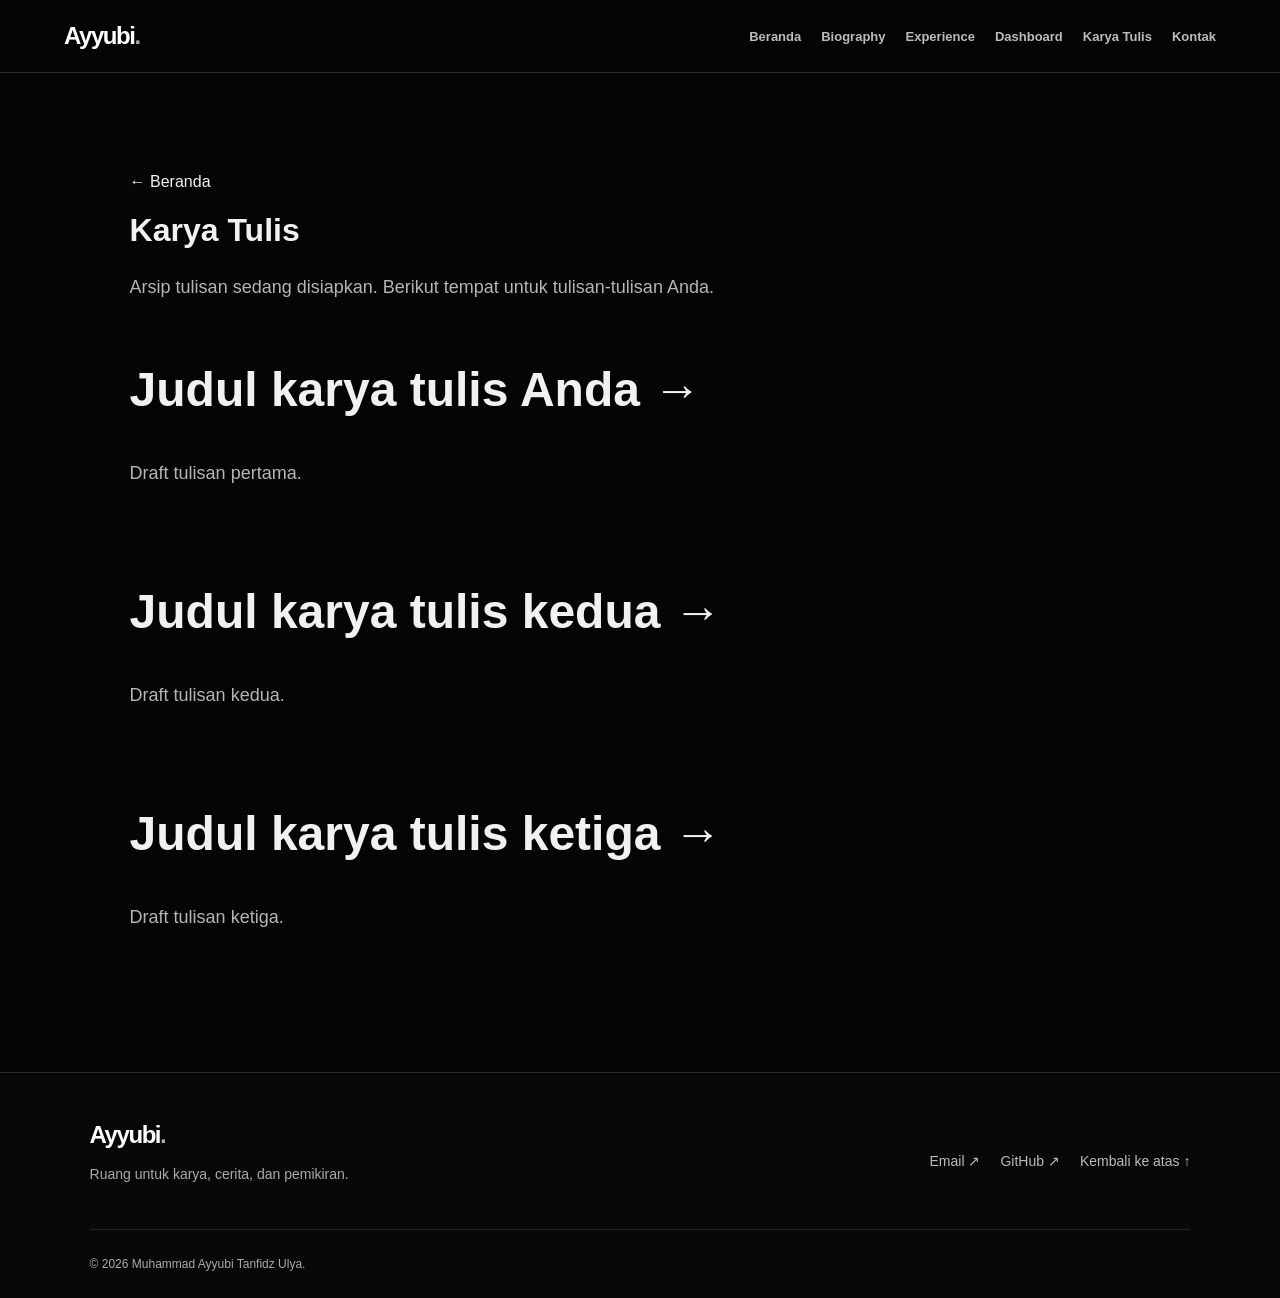
<file: tulisan/index.html>
<!DOCTYPE html>
<html lang="id">
<head>
    <meta charset="UTF-8">
    <meta name="viewport" content="width=device-width, initial-scale=1.0">
    <title>Karya Tulis — Ayyubi Tanfidz</title>
    <link rel="stylesheet" href="../css/style.css">
    <link rel="stylesheet" href="../css/components/layout.css">
    <script src="../js/components/navbar.js" defer></script>
    <script src="../js/components/footer.js" defer></script>
</head>
<body>
    <main class="story">
        <a class="story__back" href="../index.html#writing">← Beranda</a>
        <h1>Karya Tulis</h1>
        <p>Arsip tulisan sedang disiapkan. Berikut tempat untuk tulisan-tulisan Anda.</p>
        <div class="experience__list">
            <article class="experience__text"><h2><a class="story__back" href="draft.html">Judul karya tulis Anda →</a></h2><p>Draft tulisan pertama.</p></article>
            <article class="experience__text"><h2><a class="story__back" href="draft.html">Judul karya tulis kedua →</a></h2><p>Draft tulisan kedua.</p></article>
            <article class="experience__text"><h2><a class="story__back" href="draft.html">Judul karya tulis ketiga →</a></h2><p>Draft tulisan ketiga.</p></article>
        </div>
    </main>
</body>
</html>
</file>
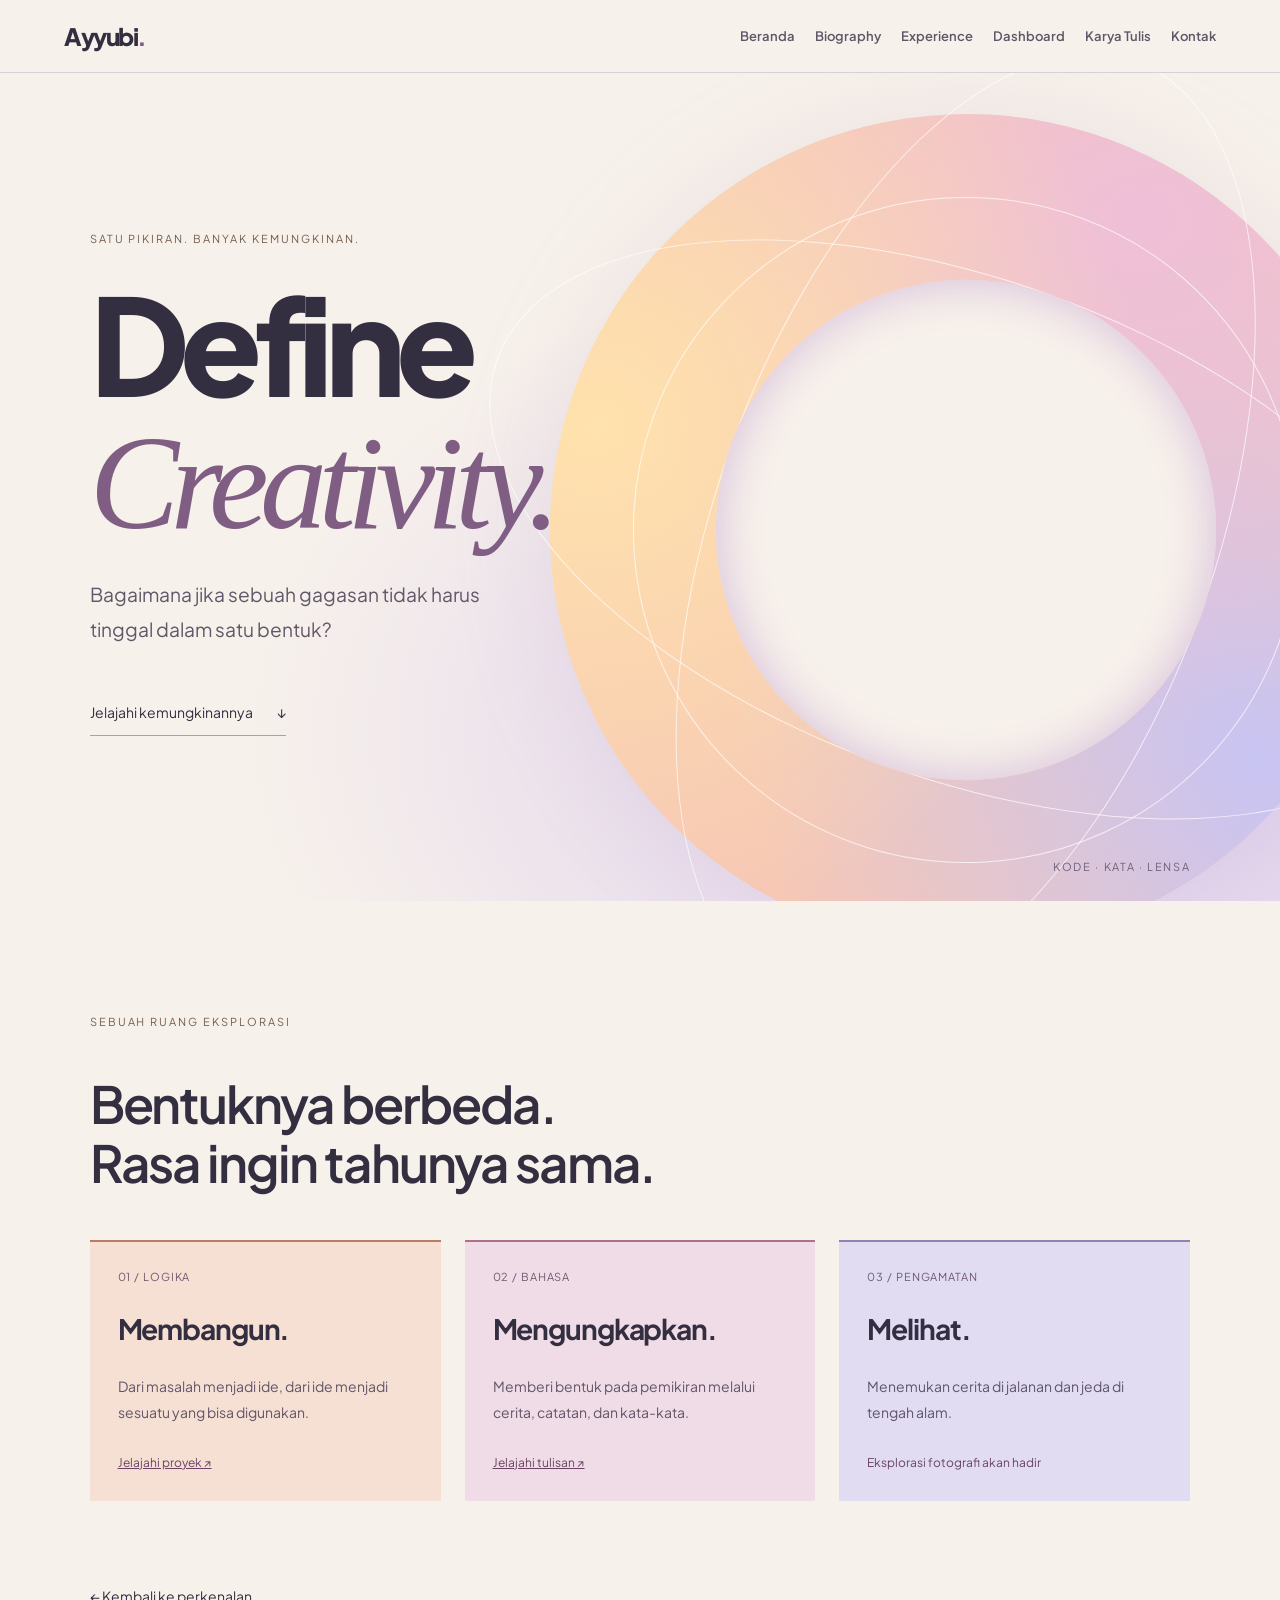
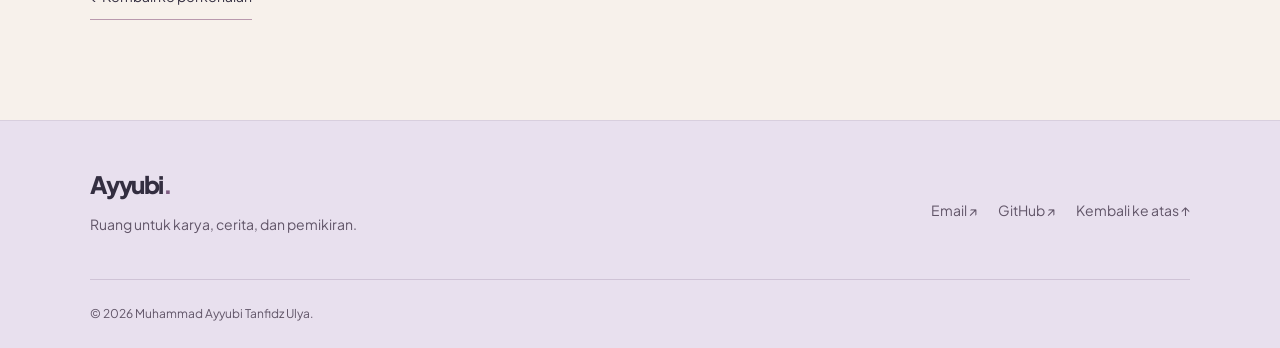
<file: define-creativity.html>
<!DOCTYPE html>
<html lang="id">
<head>
    <meta charset="UTF-8">
    <meta name="viewport" content="width=device-width, initial-scale=1.0">
    <meta name="theme-color" content="#f7f1eb">
    <title>Define Creativity — Ayyubi Tanfidz</title>
    <link rel="preconnect" href="https://fonts.googleapis.com">
    <link rel="preconnect" href="https://fonts.gstatic.com" crossorigin>
    <link href="https://fonts.googleapis.com/css2?family=Plus+Jakarta+Sans:wght@400;500;600;700;800&amp;display=swap" rel="stylesheet">
    <link rel="stylesheet" href="css/style.css">
    <link rel="stylesheet" href="css/components/layout.css">
    <link rel="stylesheet" href="css/creativity-transition.css">
    <link rel="stylesheet" href="css/define-creativity.css">
    <script src="js/creativity-transition.js"></script>
    <script src="js/components/navbar.js" defer></script>
    <script src="js/components/footer.js" defer></script>
</head>
<body class="creativity-page">
    <main>
        <section class="creativity-hero" aria-labelledby="creativity-title">
            <div class="creativity-orbit" aria-hidden="true"><span></span><span></span><span></span></div>
            <div class="creativity-hero__content">
                <p class="creativity-eyebrow">Satu pikiran. Banyak kemungkinan.</p>
                <h1 id="creativity-title">Define<br><em>Creativity.</em></h1>
                <p class="creativity-hero__intro">Bagaimana jika sebuah gagasan tidak harus tinggal dalam satu bentuk?</p>
                <a class="creativity-explore" href="#explorations">Jelajahi kemungkinannya <span aria-hidden="true">↓</span></a>
            </div>
            <span class="creativity-hero__note">Kode · Kata · Lensa</span>
        </section>
        <!-- Isi awal: kembangkan penjelasan kreativitas Anda pada bagian ini. -->
        <section class="creativity-explorations" id="explorations" aria-labelledby="explorations-title">
            <p class="creativity-eyebrow">Sebuah ruang eksplorasi</p>
            <h2 id="explorations-title">Bentuknya berbeda.<br>Rasa ingin tahunya sama.</h2>
            <div class="creativity-paths">
                <article><span>01 / Logika</span><h3>Membangun.</h3><p>Dari masalah menjadi ide, dari ide menjadi sesuatu yang bisa digunakan.</p><a href="projects.html">Jelajahi proyek ↗</a></article>
                <article><span>02 / Bahasa</span><h3>Mengungkapkan.</h3><p>Memberi bentuk pada pemikiran melalui cerita, catatan, dan kata-kata.</p><a href="tulisan/index.html">Jelajahi tulisan ↗</a></article>
                <article><span>03 / Pengamatan</span><h3>Melihat.</h3><p>Menemukan cerita di jalanan dan jeda di tengah alam.</p><span class="creativity-coming">Eksplorasi fotografi akan hadir</span></article>
            </div>
            <a class="creativity-explore" href="index.html#about">← Kembali ke perkenalan</a>
        </section>
    </main>
</body>
</html>
</file>
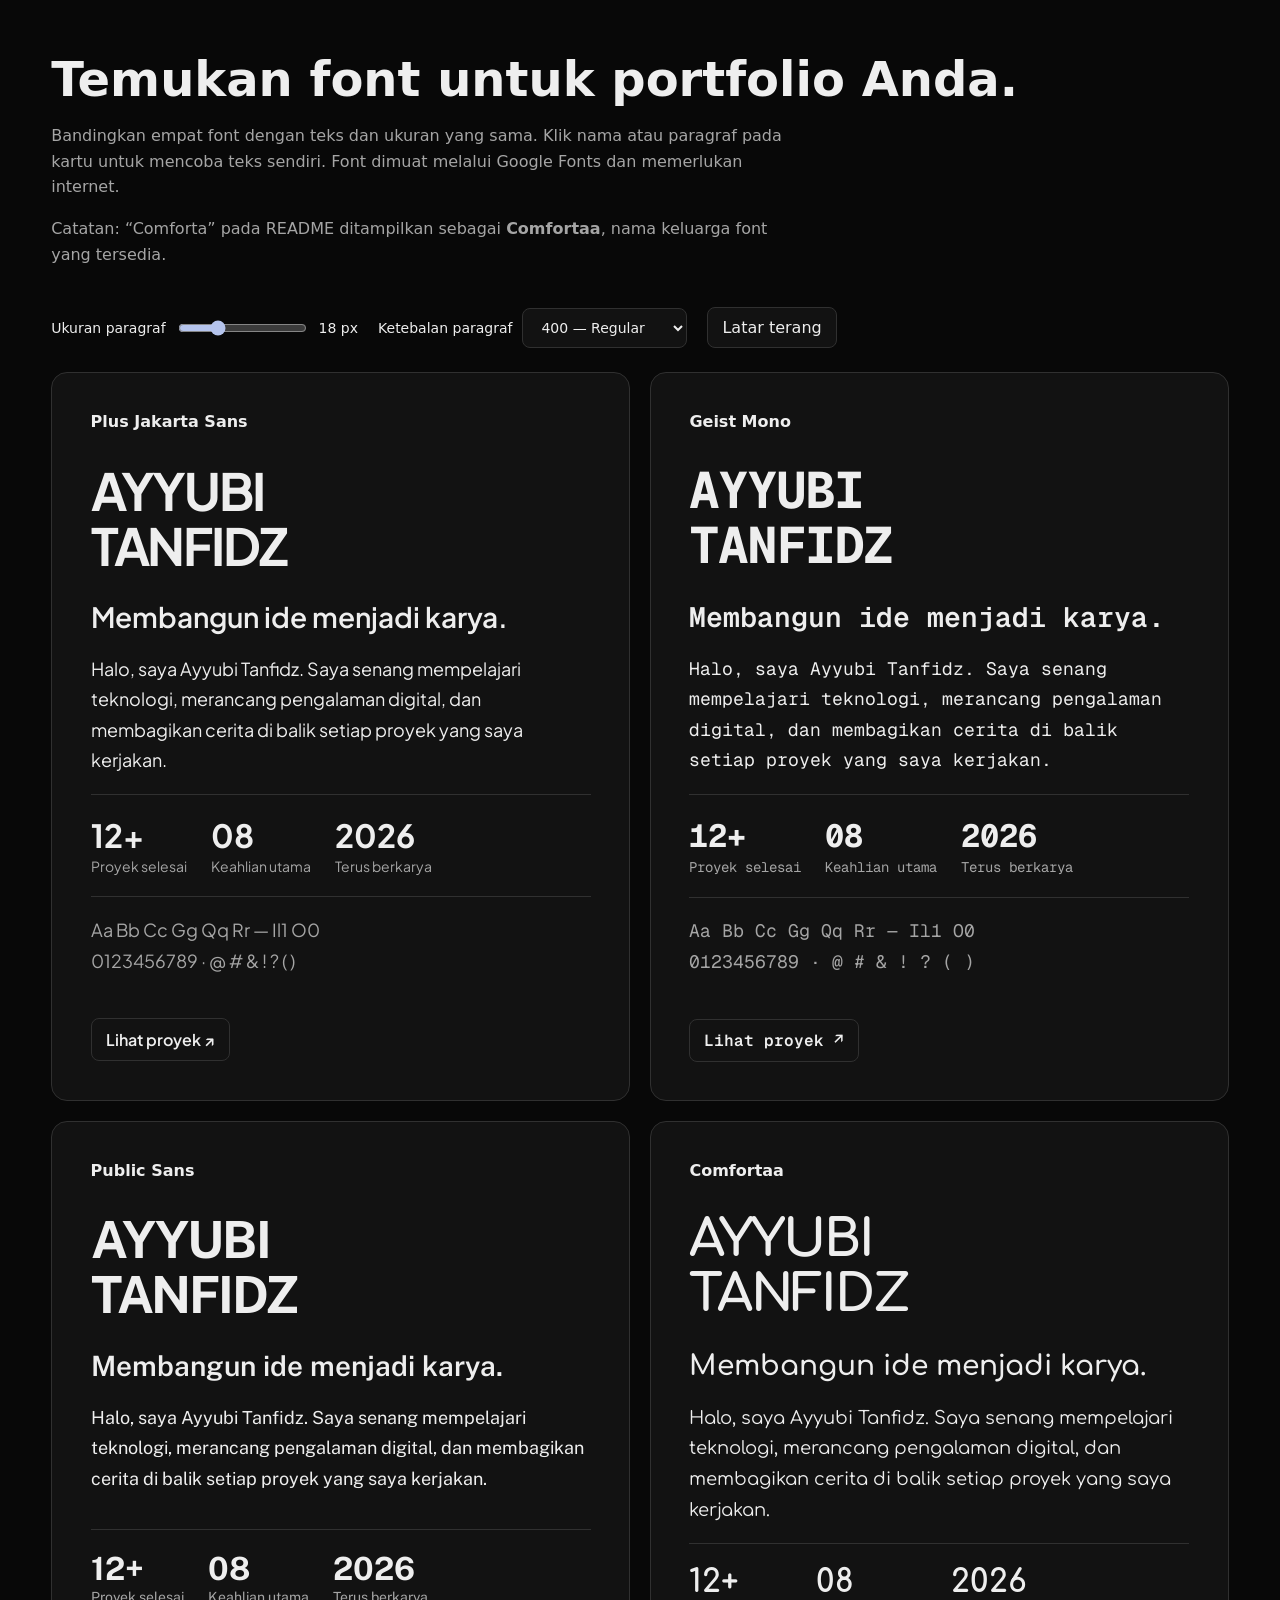
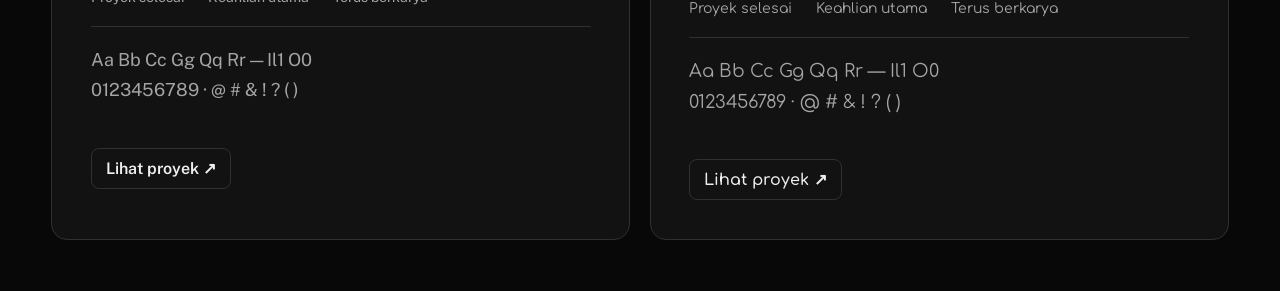
<file: font-comparison.html>
<!DOCTYPE html>
<html lang="id">
<head>
    <meta charset="UTF-8">
    <meta name="viewport" content="width=device-width, initial-scale=1.0">
    <title>Perbandingan Font — Ayyubi Tanfidz</title>
    <link rel="preconnect" href="https://fonts.googleapis.com">
    <link rel="preconnect" href="https://fonts.gstatic.com" crossorigin>
    <link href="https://fonts.googleapis.com/css2?family=Comfortaa:wght@400;500;600;700&family=Geist+Mono:wght@400;500;600;700&family=Plus+Jakarta+Sans:wght@400;500;600;700&family=Public+Sans:wght@400;500;600;700&display=swap" rel="stylesheet">
    <style>
        :root { color-scheme: dark; --bg: #080808; --panel: #121212; --ink: #eee; --muted: #a5a5a5; --border: #303030; }
        * { box-sizing: border-box; }
        body { margin: 0; padding: clamp(20px, 4vw, 64px); background: var(--bg); color: var(--ink); font-family: system-ui, sans-serif; }
        body.light { color-scheme: light; --bg: #f4f1eb; --panel: #fff; --ink: #222; --muted: #606060; --border: #d5d2ce; }
        header, .controls, main { max-width: 1440px; margin-inline: auto; }
        h1 { margin: 0 0 12px; font-size: clamp(28px, 4vw, 48px); }
        header p { color: var(--muted); line-height: 1.6; max-width: 760px; }
        .controls { display: flex; flex-wrap: wrap; align-items: center; gap: 20px; padding-block: 24px; }
        label { display: flex; align-items: center; flex-wrap: wrap; gap: 10px; font-size: 14px; }
        button, select { background: var(--panel); color: var(--ink); border: 1px solid var(--border); border-radius: 8px; padding: 10px 14px; font: inherit; }
        input { accent-color: #b5c4ed; }
        button { cursor: pointer; }
        main { display: grid; grid-template-columns: repeat(2, minmax(0, 1fr)); gap: 20px; --body-size: 18px; --weight: 400; }
        article { min-width: 0; padding: clamp(20px, 3vw, 40px); border: 1px solid var(--border); border-radius: 16px; background: var(--panel); }
        article h2 { margin: 0 0 32px; font: 600 16px system-ui, sans-serif; }
        .sample { font-family: var(--font), sans-serif; }
        .name { margin: 0 0 26px; font-size: clamp(32px, 4vw, 64px); font-weight: 700; line-height: 1.08; letter-spacing: -0.04em; overflow-wrap: anywhere; }
        .heading { font-size: 28px; line-height: 1.3; font-weight: 600; margin: 0 0 16px; }
        .paragraph, .characters { font-size: var(--body-size); font-weight: var(--weight); line-height: 1.7; }
        .paragraph { min-height: 6em; }
        .characters { color: var(--muted); overflow-wrap: anywhere; }
        .stats { display: flex; flex-wrap: wrap; gap: 24px; padding-block: 20px; border-block: 1px solid var(--border); }
        .stats strong { display: block; font-size: 32px; font-weight: 700; }
        .stats span { font-size: 14px; color: var(--muted); }
        .sample button { margin-top: 24px; font-family: inherit; font-weight: 600; }
        [contenteditable] { border-radius: 4px; }
        :focus-visible { outline: 2px solid #92a9e5; outline-offset: 5px; }
        @media (max-width: 760px) { main { grid-template-columns: 1fr; } }
    </style>
</head>
<body>
    <header>
        <h1>Temukan font untuk portfolio Anda.</h1>
        <p>Bandingkan empat font dengan teks dan ukuran yang sama. Klik nama atau paragraf pada kartu untuk mencoba teks sendiri. Font dimuat melalui Google Fonts dan memerlukan internet.</p>
        <p>Catatan: “Comforta” pada README ditampilkan sebagai <strong>Comfortaa</strong>, nama keluarga font yang tersedia.</p>
    </header>
    <div class="controls" aria-label="Pengaturan perbandingan">
        <label>Ukuran paragraf <input id="size" type="range" min="14" max="28" value="18"><output id="size-value" for="size">18 px</output></label>
        <label>Ketebalan paragraf <select id="weight"><option value="400">400 — Regular</option><option value="500">500 — Medium</option><option value="600">600 — Semibold</option><option value="700">700 — Bold</option></select></label>
        <button id="theme" type="button" aria-pressed="false">Latar terang</button>
    </div>
    <main id="comparison"></main>
    <template id="font-card">
        <article>
            <h2></h2>
            <div class="sample">
                <p class="name" contenteditable="true" aria-label="Contoh nama yang dapat diedit">AYYUBI<br>TANFIDZ</p>
                <p class="heading">Membangun ide menjadi karya.</p>
                <p class="paragraph" contenteditable="true" aria-label="Contoh paragraf yang dapat diedit">Halo, saya Ayyubi Tanfidz. Saya senang mempelajari teknologi, merancang pengalaman digital, dan membagikan cerita di balik setiap proyek yang saya kerjakan.</p>
                <div class="stats"><div><strong>12+</strong><span>Proyek selesai</span></div><div><strong>08</strong><span>Keahlian utama</span></div><div><strong>2026</strong><span>Terus berkarya</span></div></div>
                <p class="characters">Aa Bb Cc Gg Qq Rr — Il1 O0<br>0123456789 · @ # &amp; ! ? ( )</p>
                <button type="button">Lihat proyek ↗</button>
            </div>
        </article>
    </template>
    <script>
        const comparison = document.querySelector('#comparison');
        const fonts = ['Plus Jakarta Sans', 'Geist Mono', 'Public Sans', 'Comfortaa'];
        fonts.forEach(font => {
            const card = document.querySelector('#font-card').content.cloneNode(true);
            card.querySelector('h2').textContent = font;
            card.querySelector('article').style.setProperty('--font', '"' + font + '"');
            comparison.append(card);
        });
        document.querySelector('#size').addEventListener('input', event => {
            comparison.style.setProperty('--body-size', event.target.value + 'px');
            document.querySelector('#size-value').textContent = event.target.value + ' px';
        });
        document.querySelector('#weight').addEventListener('change', event => comparison.style.setProperty('--weight', event.target.value));
        document.querySelector('#theme').addEventListener('click', event => {
            const light = document.body.classList.toggle('light');
            event.target.textContent = light ? 'Latar gelap' : 'Latar terang';
            event.target.setAttribute('aria-pressed', String(light));
        });
    </script>
</body>
</html>
</file>
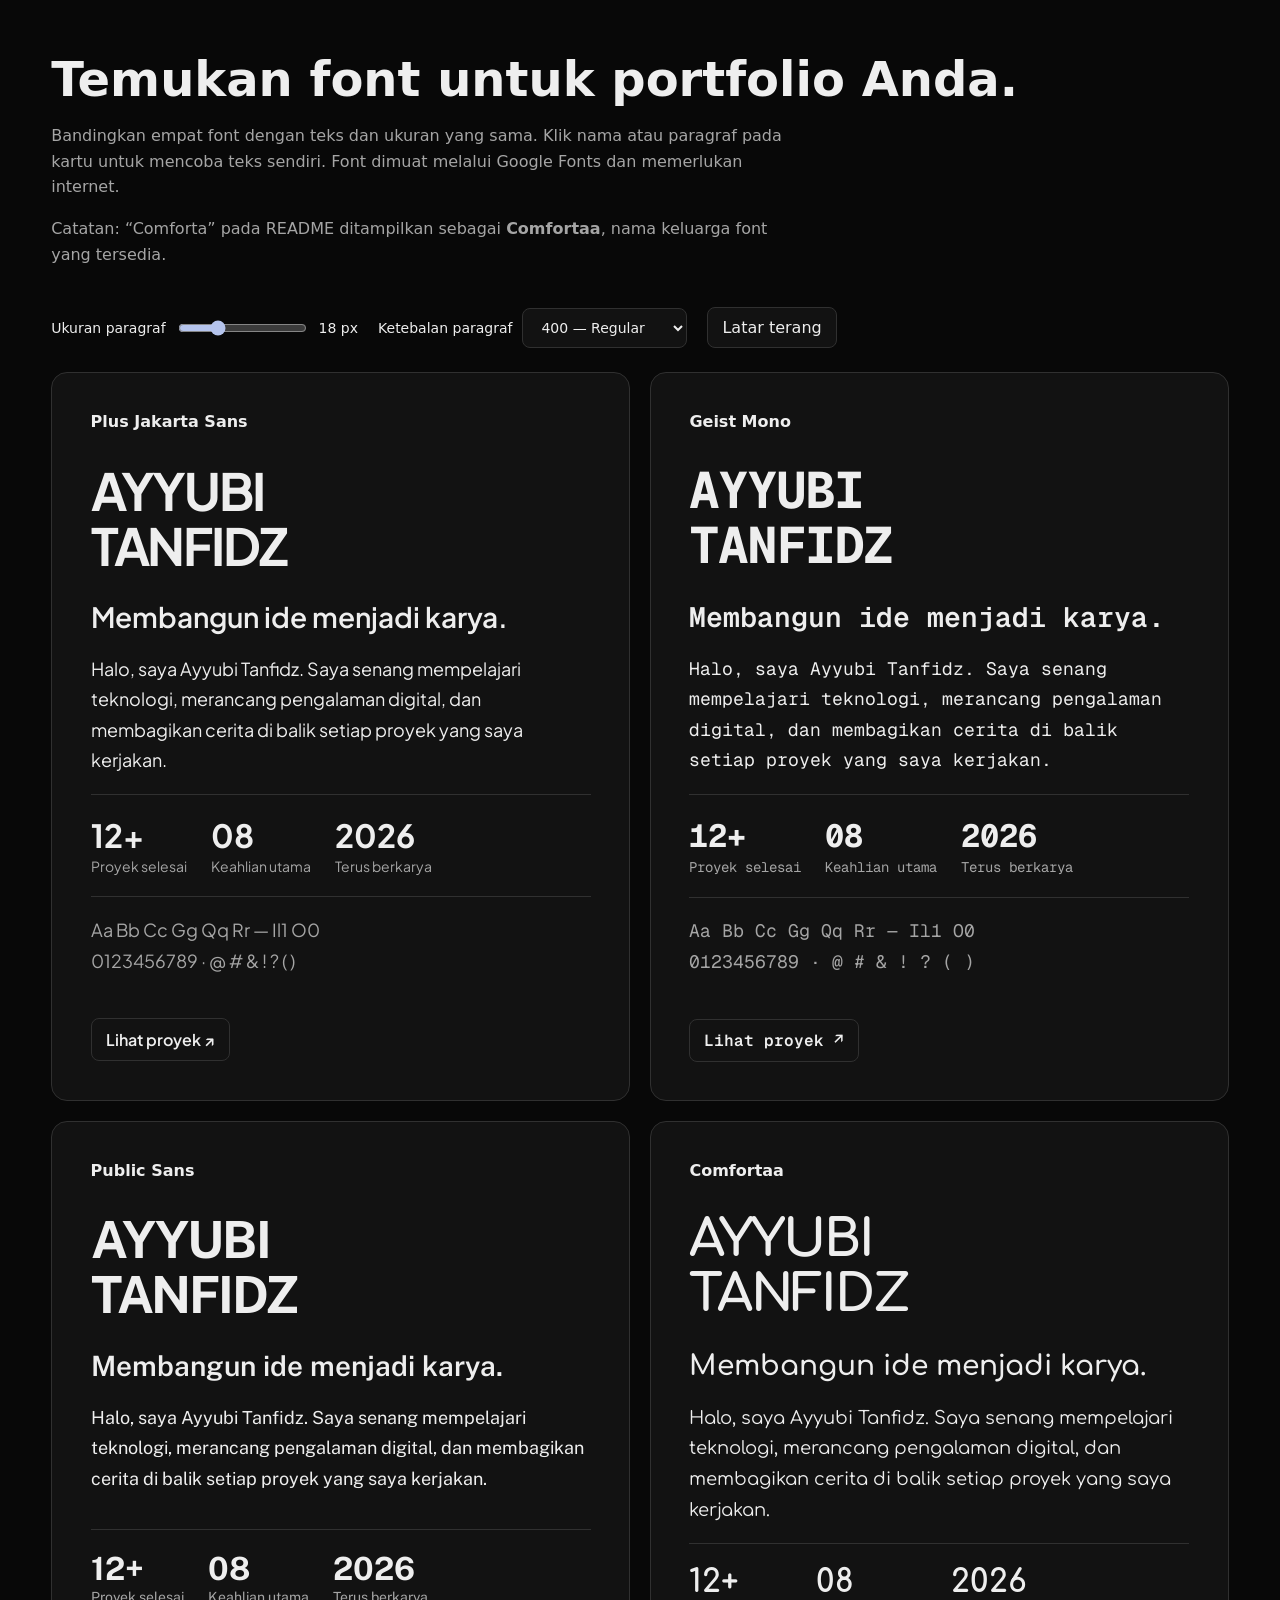
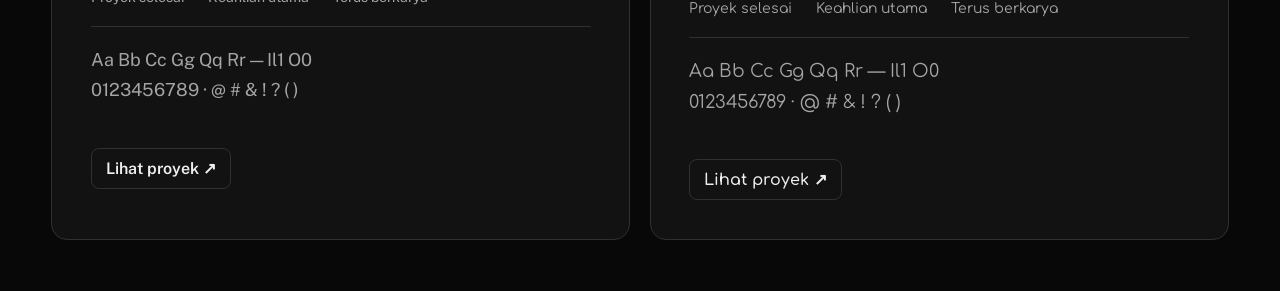
<file: font.html>
<!DOCTYPE html>
<html lang="id">
<head>
    <meta charset="UTF-8">
    <meta name="viewport" content="width=device-width, initial-scale=1.0">
    <title>Perbandingan Font — Ayyubi Tanfidz</title>
    <link rel="preconnect" href="https://fonts.googleapis.com">
    <link rel="preconnect" href="https://fonts.gstatic.com" crossorigin>
    <link href="https://fonts.googleapis.com/css2?family=Comfortaa:wght@400;500;600;700&family=Geist+Mono:wght@400;500;600;700&family=Plus+Jakarta+Sans:wght@400;500;600;700&family=Public+Sans:wght@400;500;600;700&display=swap" rel="stylesheet">
    <link rel="stylesheet" href="css/font.css">
</head>
<body>
    <header>
        <h1>Temukan font untuk portfolio Anda.</h1>
        <p>Bandingkan empat font dengan teks dan ukuran yang sama. Klik nama atau paragraf pada kartu untuk mencoba teks sendiri. Font dimuat melalui Google Fonts dan memerlukan internet.</p>
        <p>Catatan: “Comforta” pada README ditampilkan sebagai <strong>Comfortaa</strong>, nama keluarga font yang tersedia.</p>
    </header>
    <div class="controls" aria-label="Pengaturan perbandingan">
        <label>Ukuran paragraf <input id="size" type="range" min="14" max="28" value="18"><output id="size-value" for="size">18 px</output></label>
        <label>Ketebalan paragraf <select id="weight"><option value="400">400 — Regular</option><option value="500">500 — Medium</option><option value="600">600 — Semibold</option><option value="700">700 — Bold</option></select></label>
        <button id="theme" type="button" aria-pressed="false">Latar terang</button>
    </div>
    <main id="comparison"></main>
    <template id="font-card">
        <article>
            <h2></h2>
            <div class="sample">
                <p class="name" contenteditable="true" aria-label="Contoh nama yang dapat diedit">AYYUBI<br>TANFIDZ</p>
                <p class="heading">Membangun ide menjadi karya.</p>
                <p class="paragraph" contenteditable="true" aria-label="Contoh paragraf yang dapat diedit">Halo, saya Ayyubi Tanfidz. Saya senang mempelajari teknologi, merancang pengalaman digital, dan membagikan cerita di balik setiap proyek yang saya kerjakan.</p>
                <div class="stats"><div><strong>12+</strong><span>Proyek selesai</span></div><div><strong>08</strong><span>Keahlian utama</span></div><div><strong>2026</strong><span>Terus berkarya</span></div></div>
                <p class="characters">Aa Bb Cc Gg Qq Rr — Il1 O0<br>0123456789 · @ # &amp; ! ? ( )</p>
                <button type="button">Lihat proyek ↗</button>
            </div>
        </article>
    </template>
    <script src="js/font.js" defer></script>
</body>
</html>
</file>
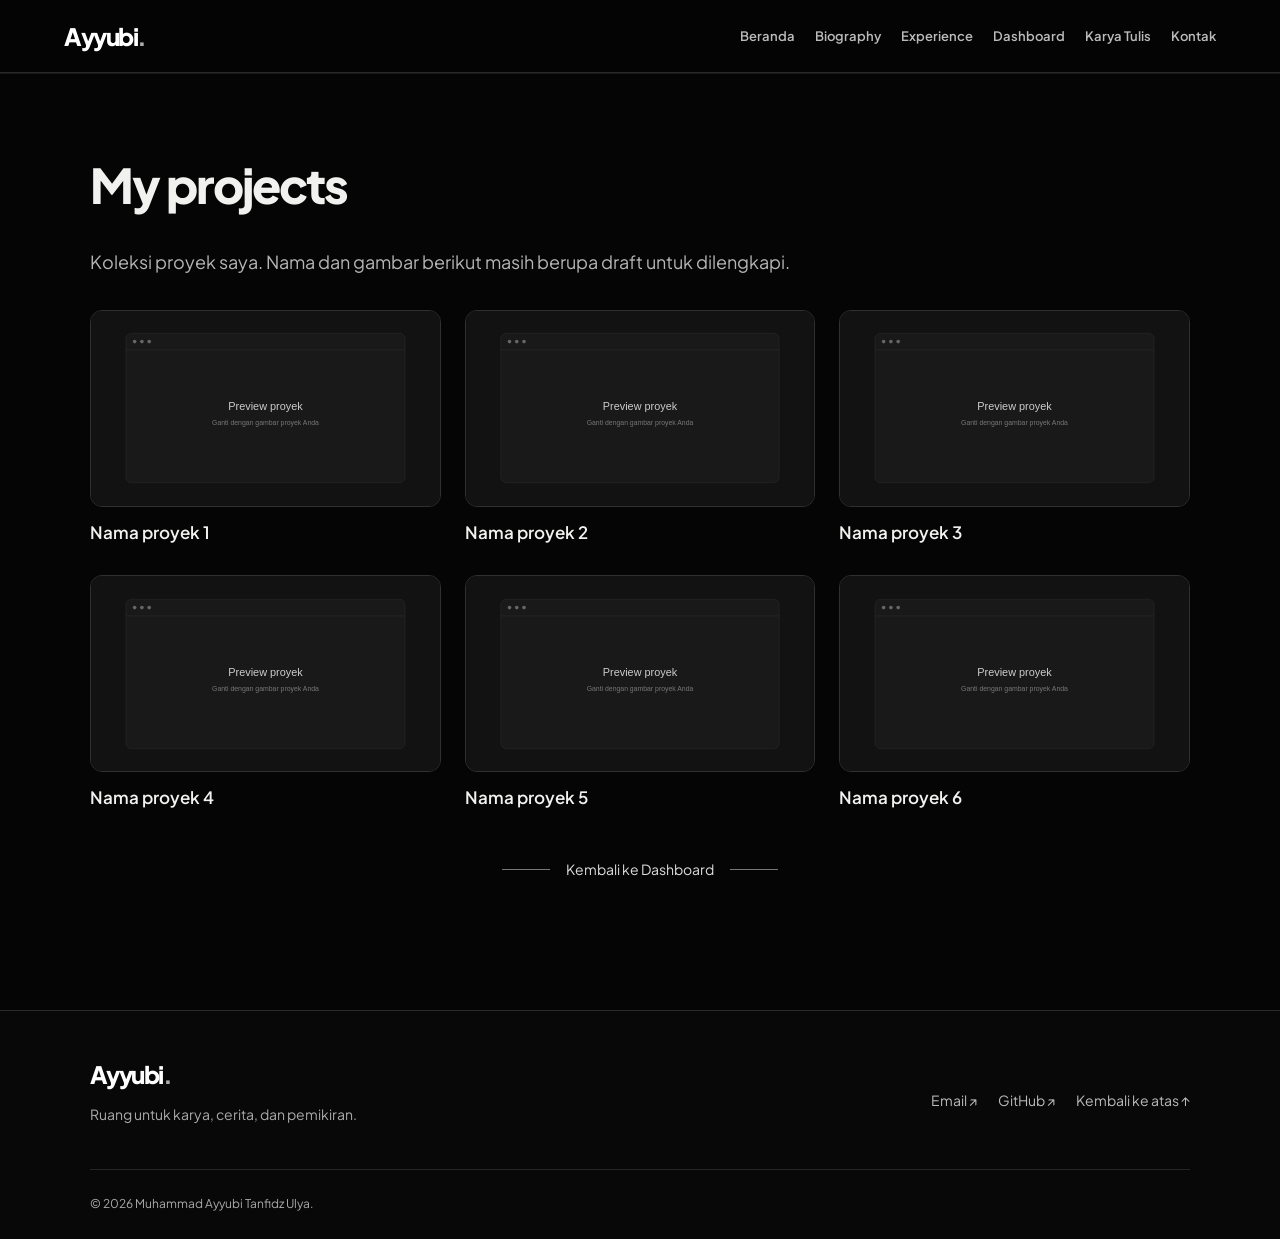
<file: projects.html>
<!DOCTYPE html>
<html lang="id">
<head>
    <meta charset="UTF-8">
    <meta name="viewport" content="width=device-width, initial-scale=1.0">
    <title>Proyek — Ayyubi Tanfidz</title>
    <link rel="preconnect" href="https://fonts.googleapis.com">
    <link rel="preconnect" href="https://fonts.gstatic.com" crossorigin>
    <link href="https://fonts.googleapis.com/css2?family=Plus+Jakarta+Sans:wght@400;500;600;700;800&amp;display=swap" rel="stylesheet">
    <link rel="stylesheet" href="css/style.css">
    <link rel="stylesheet" href="css/components/layout.css">
    <script src="js/components/navbar.js" defer></script>
    <script src="js/components/footer.js" defer></script>
</head>
<body>
    <main class="projects">
        <div class="projects__inner">
            <h1 class="projects__title">My projects</h1>
            <p class="contact__intro">Koleksi proyek saya. Nama dan gambar berikut masih berupa draft untuk dilengkapi.</p>
            <div class="projects__grid"><article class="project-card">
                        <img src="assets/images/project-placeholder.svg" alt="Placeholder preview proyek 1" width="960" height="540" loading="lazy" decoding="async">
                        <h4>Nama proyek 1</h4>
                    </article>
<article class="project-card">
                        <img src="assets/images/project-placeholder.svg" alt="Placeholder preview proyek 2" width="960" height="540" loading="lazy" decoding="async">
                        <h4>Nama proyek 2</h4>
                    </article>
<article class="project-card">
                        <img src="assets/images/project-placeholder.svg" alt="Placeholder preview proyek 3" width="960" height="540" loading="lazy" decoding="async">
                        <h4>Nama proyek 3</h4>
                    </article>
<article class="project-card">
                        <img src="assets/images/project-placeholder.svg" alt="Placeholder preview proyek 4" width="960" height="540" loading="lazy" decoding="async">
                        <h4>Nama proyek 4</h4>
                    </article>
<article class="project-card">
                        <img src="assets/images/project-placeholder.svg" alt="Placeholder preview proyek 5" width="960" height="540" loading="lazy" decoding="async">
                        <h4>Nama proyek 5</h4>
                    </article>
<article class="project-card">
                        <img src="assets/images/project-placeholder.svg" alt="Placeholder preview proyek 6" width="960" height="540" loading="lazy" decoding="async">
                        <h4>Nama proyek 6</h4>
                    </article>            </div>
            <a class="writing__more" href="index.html#projects"><span>Kembali ke Dashboard</span></a>
        </div>
    </main>
</body>
</html>
</file>
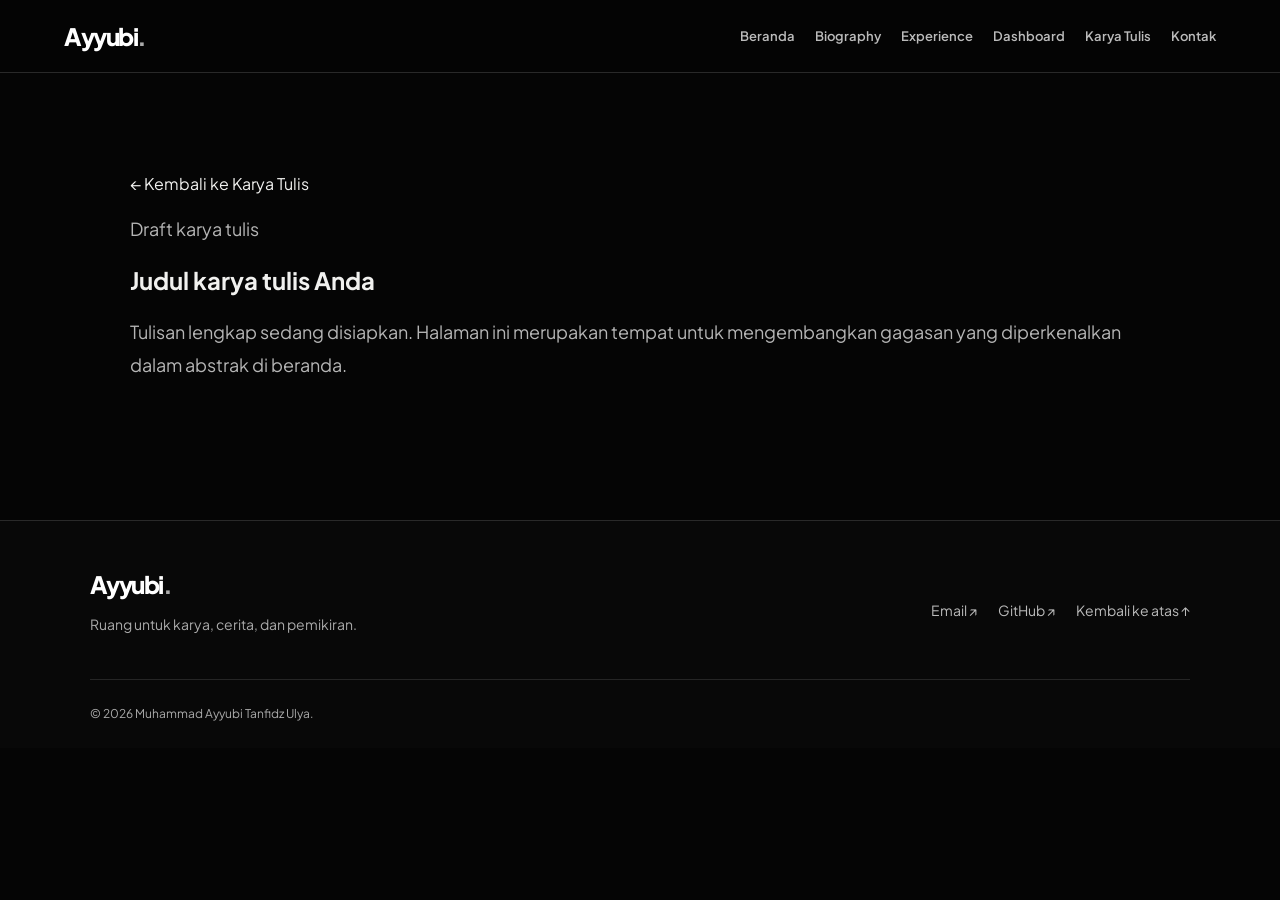
<file: tulisan/draft.html>
<!DOCTYPE html>
<html lang="id">
<head>
    <meta charset="UTF-8">
    <meta name="viewport" content="width=device-width, initial-scale=1.0">
    <title>Draft Karya Tulis — Ayyubi Tanfidz</title>
    <link rel="preconnect" href="https://fonts.googleapis.com">
    <link rel="preconnect" href="https://fonts.gstatic.com" crossorigin>
    <link href="https://fonts.googleapis.com/css2?family=Plus+Jakarta+Sans:wght@400;500;600;700;800&amp;display=swap" rel="stylesheet">
    <link rel="stylesheet" href="../css/style.css">
    <link rel="stylesheet" href="../css/components/layout.css">
    <script src="../js/components/navbar.js" defer></script>
    <script src="../js/components/footer.js" defer></script>
</head>
<body>
    <main class="story">
        <a class="story__back" href="../index.html#writing">← Kembali ke Karya Tulis</a>
        <article>
            <p>Draft karya tulis</p>
            <h1>Judul karya tulis Anda</h1>
            <!-- Ganti paragraf berikut dengan isi tulisan lengkap Anda. -->
            <p>Tulisan lengkap sedang disiapkan. Halaman ini merupakan tempat untuk mengembangkan gagasan yang diperkenalkan dalam abstrak di beranda.</p>
        </article>
    </main>
</body>
</html>
</file>
<file: css/style.css>
:root {
    color-scheme: dark;
    --page: #050505;
    --ink: #f1f1ef;
    /* Ukuran nama: clamp(ukuran minimum, mengikuti lebar layar, maksimum). */
    --hero-title-size: clamp(1.5rem, 7.8vw, 12rem);
    --hero-subtitle-size: clamp(2rem, 11.4vw, 17.5rem);
}

* {
    box-sizing: border-box;
}

html {
    scroll-behavior: smooth;
}

body {
    margin: 0;
    background: var(--page);
    color: var(--ink);
    font-family: "Plus Jakarta Sans", sans-serif;
}

.hero {
    position: relative;
    display: grid;
    min-height: 100svh;
    place-items: center;
    isolation: isolate;
    overflow: hidden;
    padding: 6rem 1.5rem 5rem;
}

/* Kamera melihat sisi dalam tabung: pusat jauh, kedua tepi mendekat. */
.hero__photo-wall {
    position: absolute;
    z-index: -2;
    inset: 0;
    overflow: hidden;
    pointer-events: none;
    perspective: 1100px;
    perspective-origin: 50% 50%;
    mask-image: linear-gradient(to bottom, transparent, #000 8%, #000 92%, transparent);
}

.photo-row,
.photo-track {
    position: absolute;
    inset: 0;
    transform-style: preserve-3d;
    pointer-events: none;
}

.photo-track img {
    position: absolute;
    top: 50%;
    left: 50%;
    display: block;
    width: clamp(10rem, 18vw, 16rem);
    aspect-ratio: 16 / 9;
    object-fit: cover;
    border-radius: 0.65rem;
    backface-visibility: hidden;
    filter: saturate(0.55);
    opacity: 0.48;
    border: 1px solid rgb(235 235 240 / 18%);
    box-shadow: 0 0 18px rgb(220 222 230 / 13%);
}

.hero__name {
    position: absolute;
    z-index: -1;
    top: 53%;
    left: 50%;
    width: 81vw;
    height: var(--hero-name-height);
    display: flex;
    flex-direction: column;
    justify-content: space-between;
    margin: 0;
    color: var(--ink);
    font-family: "Plus Jakarta Sans", sans-serif;
    font-weight: 800;
    letter-spacing: -0.045em;
    line-height: 1;
    white-space: nowrap;
    text-align: center;
    transform: translate(-50%, -50%);
}

#hero-title {
    margin: 0;
    font-size: var(--hero-title-size);
    font-weight: inherit;
}

#hero-subtitle {
    margin: 0;
    font-size: var(--hero-subtitle-size);
    font-weight: inherit;
}

/* Edit label kecil di bawah nama melalui pengaturan berikut. */
.hero__portfolio-label {
    margin: 8px 0 0; /* Jarak dari TANFIDZ ULYA. */
    font-size: clamp(12px, 1.2vw, 18px); /* Ukuran tulisan. */
    font-weight: 500;
    letter-spacing: 0.9em; /* Tambahan jarak antarhuruf. */
    line-height: 1.5;
    color: #dcdcdc;
}

.hero__portfolio-label::after {
    content: "";
    display: block;
    width: 144px; /* Panjang garis. */
    height: 1px; /* Ketebalan garis. */
    margin: 6px auto 0; /* Jarak dari tulisan; auto menjaga garis di tengah. */
    background-color: rgb(255 255 255 / 65%); /* Warna dan opacity garis. */
}

/* Satu bidang hitam lembut untuk kedua baris nama. */
.hero__name::before {
    content: "";
    position: absolute;
    z-index: -1;
    inset: -24px -32px;
    background: rgb(0 0 0 / 65%);
    filter: blur(50px);
    border-radius: 24px;
    pointer-events: none;
}

.hero__portrait {
    position: relative;
    z-index: 1;
    align-self: end;
    width: min(40vw, 28rem);
    min-width: 16rem;
    height: min(68svh, 39rem);
    overflow: hidden;
    border-radius: 48% 48% 0.75rem 0.75rem;
    box-shadow: 0 0 32px rgb(225 228 235 / 24%), 0 0 95px rgb(200 205 215 / 12%);
}

.hero__portrait img {
    display: block;
    width: 100%;
    height: 100%;
    object-fit: cover;
    object-position: center 28%;
}

.hero__caption,
.hero__scroll {
    position: absolute;
    bottom: 2rem;
    margin: 0;
    font-size: 0.75rem;
    font-weight: 600;
    letter-spacing: 0.08em;
    text-transform: uppercase;
}

.hero__caption {
    left: clamp(1.5rem, 5vw, 5rem);
}

.hero__caption .hero__separator {
    padding-inline: 0.35rem;
}

.hero__roles {
    display: inline-block;
    min-width: 12ch; /* Menjaga posisi Indonesia tetap stabil saat teks berganti. */
}

.hero__roles::after {
    content: "";
    display: inline-block;
    height: 1em;
    margin-left: 3px;
    border-right: 1px solid currentColor;
    vertical-align: -0.1em;
    animation: cursor-blink 0.8s step-end infinite;
}

@keyframes cursor-blink {
    50% { opacity: 0; }
}

.sr-only {
    position: absolute;
    width: 1px;
    height: 1px;
    padding: 0;
    margin: -1px;
    overflow: hidden;
    clip-path: inset(50%);
    white-space: nowrap;
    border: 0;
}

.hero__scroll {
    right: clamp(1.5rem, 5vw, 5rem);
    color: inherit;
    text-decoration: none;
}

.hero__scroll span {
    margin-left: 0.4rem;
}

.biography {
    min-height: 100svh;
    display: grid;
    align-items: center;
    padding: clamp(64px, 9vw, 140px) clamp(24px, 7vw, 112px);
    border-top: 1px solid rgb(255 255 255 / 8%);
}

.biography__layout {
    width: 100%;
    max-width: 1200px;
    margin-inline: auto;
    display: grid;
    grid-template-columns: minmax(0, 2fr) minmax(0, 1fr); /* Rasio teks : foto = 2 : 1. */
    align-items: center;
    gap: clamp(32px, 5vw, 80px);
}

.biography__greeting {
    margin: 0 0 16px;
    font-size: clamp(18px, 2vw, 26px);
    color: #b5b5b5;
    min-height: 1.5em; /* Menjaga posisi nama saat sapaan sedang dihapus. */
    line-height: 1.5;
}

#biography-greeting::after {
    content: "";
    display: inline-block;
    height: 1em;
    margin-left: 4px;
    border-right: 1px solid currentColor;
    vertical-align: -0.1em;
    animation: cursor-blink 0.8s step-end infinite;
}

#biography-name {
    margin: 0 0 28px;
    font-size: clamp(32px, 4vw, 60px);
    font-weight: 800;
    letter-spacing: -0.045em;
    line-height: 1.15;
    overflow-wrap: anywhere;
}

.biography__description {
    max-width: 58ch;
    margin: 0 0 16px;
    font-size: clamp(16px, 1.25vw, 19px);
    line-height: 1.85;
    color: #b5b5b5;
}

.biography__photo {
    margin: 0;
    aspect-ratio: 3 / 4; /* Foto vertikal. */
    overflow: hidden;
    border-radius: 16px;
    border: 1px solid rgb(255 255 255 / 12%);
    box-shadow: 0 0 40px rgb(220 222 230 / 8%);
}

.biography__cv {
    display: inline-flex;
    align-items: stretch;
    margin-top: 16px;
    border: 1px solid rgb(255 255 255 / 35%);
    border-radius: 8px;
    background: #f1f1ef;
    color: #111;
    font-size: 14px;
    font-weight: 700;
}

.biography__actions {
    display: flex;
    flex-wrap: wrap;
    align-items: stretch;
    gap: 12px;
    margin-top: 32px;
}

.biography__actions .biography__cv {
    margin-top: 0;
}

.biography__more {
    display: inline-flex;
    align-items: center;
    justify-content: center;
    gap: 16px;
    min-height: 48px;
    padding: 14px 22px;
    border: 1px solid rgb(255 255 255 / 35%);
    border-radius: 8px;
    color: var(--ink);
    font-size: 14px;
    font-weight: 700;
    text-decoration: none;
}

.biography__more:hover {
    background: rgb(255 255 255 / 10%);
}

.biography__more:focus-visible {
    outline: 2px solid #fff;
    outline-offset: 5px;
}

.hero__name--story {
    height: auto;
}

.hero__name--story #hero-title {
    font-size: clamp(48px, 13vw, 200px);
}

.story__back {
    color: inherit;
    text-decoration: none;
}

.story {
    max-width: 1200px;
    margin-inline: auto;
    padding: 100px clamp(24px, 7vw, 112px) 120px;
}

.story > h2 {
    margin: 0 0 72px;
}

.story__timeline {
    position: relative;
    display: grid;
    width: 100vw;
    gap: 72px;
    margin: 0;
    margin-left: calc(50% - 50vw);
    padding: 0;
    list-style: none;
}

.story__timeline::before {
    position: absolute;
    top: 0;
    bottom: 0;
    left: 50%;
    width: 1px;
    background: rgb(255 255 255 / 75%);
    content: "";
    transform: translateX(-50%);
}

.story__item {
    position: relative;
    display: grid;
    grid-template-columns: minmax(0, 1fr) minmax(0, 1fr);
    align-items: center;
    gap: clamp(48px, 9vw, 140px);
}

.story__item::before {
    position: absolute;
    top: 50%;
    left: 50%;
    width: 9px;
    height: 9px;
    border: 1px solid var(--page);
    border-radius: 50%;
    background: #fff;
    content: "";
    transform: translate(-50%, -50%);
}

.story__photo {
    grid-column: 1;
    width: 100%;
    margin: 0;
}

.story__photo img {
    display: block;
    width: 100%;
    aspect-ratio: 4 / 3;
    border: 1px solid rgb(255 255 255 / 75%);
    object-fit: cover;
}

.story__content {
    grid-column: 2;
    min-height: 260px;
    display: flex;
    flex-direction: column;
    align-items: flex-start;
    justify-content: center;
    padding: clamp(24px, 4vw, 48px);
    border: 1px solid rgb(255 255 255 / 75%);
    background: var(--page);
}

.story__item:nth-child(even) .story__photo {
    grid-column: 2;
}

.story__item:nth-child(even) .story__content {
    grid-column: 1;
    grid-row: 1;
}

.story__eyebrow {
    margin-bottom: 12px;
    color: #aaa;
    font-size: 12px;
    font-weight: 700;
    letter-spacing: 0.12em;
    text-transform: uppercase;
}

.story__content h3 {
    margin: 0 0 14px;
    font-size: clamp(22px, 3vw, 32px);
    line-height: 1.3;
}

.story__content p {
    margin: 0;
}

.story__content .biography__more {
    margin-top: 24px;
}

@media (max-width: 640px) {
    .story {
        padding-inline: 24px;
    }

    .story > h2 {
        margin-bottom: 48px;
    }

    .story__timeline {
        width: auto;
        gap: 48px;
        margin-left: 0;
    }

    .story__timeline::before {
        left: 9px;
    }

    .story__item,
    .story__item:nth-child(even) {
        grid-template-columns: minmax(0, 1fr);
        gap: 20px;
        padding-left: 32px;
    }

    .story__item::before {
        top: 20px;
        left: 9px;
    }

    .story__photo,
    .story__item:nth-child(even) .story__photo {
        grid-column: 1;
        grid-row: auto;
        width: 100%;
    }

    .story__content,
    .story__item:nth-child(even) .story__content {
        grid-column: 1;
        grid-row: auto;
        min-height: 0;
        padding: 24px;
    }
}

.experience {
    padding: 80px clamp(24px, 7vw, 112px) 120px;
    border-top: 1px solid rgb(255 255 255 / 8%);
}

.experience__inner {
    max-width: 1200px;
    margin-inline: auto;
}

.experience__title {
    margin: 0 0 32px;
    font-size: clamp(30px, 4vw, 48px);
    font-weight: 800;
    letter-spacing: -0.04em;
}

/* Daftar vertikal: setiap entri hanya memiliki judul dan deskripsi. */
.experience__list {
    max-width: 1200px;
    display: flex;
    flex-direction: column;
    gap: 36px; /* Jarak antarpengalaman. */
}

.experience__item {
    position: relative;
    display: grid;
    grid-template-columns: minmax(0, 2fr) minmax(0, 1fr);
    align-items: center;
    gap: clamp(20px, 4vw, 60px);
}

.experience__text {
    min-width: 0;
    overflow-wrap: anywhere;
}

.experience__image {
    display: block;
    width: 100%;
    height: auto;
    aspect-ratio: 16 / 9;
    object-fit: cover;
    border-radius: 12px;
    border: 1px solid rgb(255 255 255 / 12%);
}

@media (max-width: 640px) {
    .experience__item {
        grid-template-columns: minmax(0, 1fr) minmax(80px, 30%);
        gap: 16px;
    }

    .experience__image {
        border-radius: 8px;
    }
}

/* Garis penghubung hanya muncul di sela artikel, bukan setelah artikel terakhir. */
.experience__item:not(:last-child)::after {
    content: "";
    position: absolute;
    left: 0;
    top: calc(100% + 8px);
    width: 1px; /* Ketebalan garis. */
    height: 20px; /* Panjang garis di dalam jarak antarartikel 36px. */
    background: rgb(255 255 255 / 22%);
}

.experience__item h3 {
    margin: 0 0 8px;
    font-size: clamp(20px, 2vw, 26px);
    font-weight: 700;
    line-height: 1.35;
    letter-spacing: -0.025em;
}

.experience__item p {
    margin: 0;
    color: #b5b5b5;
    font-size: clamp(15px, 1.3vw, 18px);
    line-height: 1.75;
}

.projects {
    padding: 80px clamp(24px, 7vw, 112px) 120px;
    border-top: 1px solid rgb(255 255 255 / 8%);
}

.projects__inner {
    max-width: 1200px;
    margin-inline: auto;
}

.projects__title {
    margin: 0 0 32px;
    font-size: clamp(30px, 4vw, 48px);
    font-weight: 800;
    letter-spacing: -0.04em;
}

.github-stats {
    padding: clamp(20px, 3vw, 32px);
    border: 1px solid #303030;
    border-radius: 16px;
    background: #101010;
}

.github-stats__header {
    display: flex;
    align-items: center;
    justify-content: space-between;
    flex-wrap: wrap;
    gap: 12px;
}

.github-stats__header h3 { margin: 0; font-size: 20px; }
.github-stats__header a { color: #ddd; font-size: 14px; text-underline-offset: 4px; }
.github-stats__status { color: #aaa; font-size: 14px; line-height: 1.7; }
.contribution-scroll { overflow-x: auto; padding-block: 12px; scrollbar-color: #555 #202020; }
.contribution-scroll:focus-visible { outline: 2px solid #aaa; outline-offset: 3px; }
.contribution-calendar { min-width: 780px; min-height: 145px; --cell-gap: 4px; }
.contribution-months { display: grid; grid-template-columns: repeat(var(--weeks), minmax(0, 1fr)); gap: var(--cell-gap); margin-bottom: 10px; color: #aaa; font-size: 12px; }
.contribution-months span { overflow: visible; }
.contribution-grid { display: grid; grid-template-rows: repeat(7, auto); grid-template-columns: repeat(var(--weeks), minmax(0, 1fr)); grid-auto-flow: column; gap: var(--cell-gap); }
.contribution-cell { display: block; aspect-ratio: 1; border-radius: 3px; background: #292b2e; }
.contribution-cell[data-level="1"] { background: #0e4429; }
.contribution-cell[data-level="2"] { background: #006d32; }
.contribution-cell[data-level="3"] { background: #26a641; }
.contribution-cell[data-level="4"] { background: #39d353; }
.contribution-cell--blank { visibility: hidden; }
.contribution-footer { display: flex; justify-content: space-between; flex-wrap: wrap; align-items: center; gap: 16px; margin-top: 10px; color: #aaa; font-size: 12px; }
.contribution-legend { display: flex; align-items: center; gap: 4px; }
.contribution-legend .contribution-cell { width: 12px; height: 12px; }
.contribution-legend span { margin-inline: 4px; }

.projects__subtitle {
    margin: 56px 0 24px;
    font-size: clamp(22px, 2.5vw, 30px);
    font-weight: 700;
}

.projects__featured {
    width: min(100%, 760px);
    margin: 0;
}

.projects__featured img,
.project-card img {
    display: block;
    width: 100%;
    height: auto;
    aspect-ratio: 16 / 9;
    object-fit: cover;
    border: 1px solid #303030;
    border-radius: 12px;
}

.projects__featured figcaption { margin-top: 16px; font-size: 20px; font-weight: 600; }
.projects__grid { display: grid; grid-template-columns: repeat(3, minmax(0, 1fr)); gap: 32px 24px; }
.project-card { min-width: 0; }
.projects__grid--preview { overflow-x: auto; padding-bottom: 12px; }
.project-card h4 { margin: 14px 0 0; font-size: 17px; font-weight: 600; overflow-wrap: anywhere; }

@media (max-width: 900px) {
    .projects__grid { grid-template-columns: repeat(2, minmax(0, 1fr)); }
}

@media (max-width: 640px) {
    .projects__grid { grid-template-columns: 1fr; }
}

/* Preview beranda tetap satu baris; pada layar kecil dapat digeser. */
@media (max-width: 900px) {
    .projects__grid--preview { grid-template-columns: repeat(3, minmax(240px, 1fr)); }
}

.writing {
    padding: 80px clamp(24px, 7vw, 112px) 120px;
    border-top: 1px solid rgb(255 255 255 / 8%);
}

.writing__inner { max-width: 1200px; margin-inline: auto; }
.writing__title { margin: 0 0 32px; font-size: clamp(30px, 4vw, 48px); font-weight: 800; letter-spacing: -0.04em; }
.writing__grid { display: grid; grid-template-columns: repeat(3, minmax(0, 1fr)); gap: 28px; }
.writing__more { display: flex; align-items: center; justify-content: center; gap: 16px; width: fit-content; margin: 40px auto 0; padding: 12px 0; color: #ddd; font-size: 14px; text-decoration: none; }
.writing__more::before,
.writing__more::after { content: ""; width: 48px; height: 1px; background: #777; }
.writing__more:hover { color: #fff; text-decoration: underline; text-underline-offset: 5px; }
.writing__more:focus-visible { outline: 2px solid #fff; outline-offset: 5px; }
.writing-card { display: flex; flex-direction: column; min-width: 0; border: 1px solid #303030; border-radius: 16px; background: #101010; overflow: hidden; }
.writing-card__image { display: block; width: 100%; height: auto; aspect-ratio: 16 / 9; object-fit: cover; }
.writing-card__body { display: flex; flex-direction: column; flex: 1; padding: clamp(20px, 3vw, 32px); }
.writing-card h3 { margin: 0 0 16px; font-size: clamp(22px, 2vw, 28px); line-height: 1.35; overflow-wrap: anywhere; }
.writing-card p { margin: 0 0 28px; color: #b5b5b5; font-size: 16px; line-height: 1.8; }
.writing-card__link { align-self: flex-start; margin-top: auto; color: #fff; font-size: 14px; font-weight: 600; text-decoration: none; padding-block: 10px; }
.writing-card__link span[aria-hidden] { display: inline-block; margin-left: 8px; transition: transform 0.2s ease; }
.writing-card__link:hover { text-decoration: underline; text-underline-offset: 5px; }
.writing-card__link:hover span[aria-hidden] { transform: translateX(4px); }
.writing-card__link:focus-visible { outline: 2px solid #fff; outline-offset: 5px; }

@media (max-width: 760px) {
    .writing__grid { grid-template-columns: 1fr; }
}

.contact { padding: 80px clamp(24px, 7vw, 112px) 120px; border-top: 1px solid rgb(255 255 255 / 8%); }
.contact__inner { max-width: 1200px; margin-inline: auto; }
.contact__title { margin: 0 0 16px; font-size: clamp(30px, 4vw, 48px); font-weight: 800; letter-spacing: -0.04em; }
.contact__intro { margin: 0 0 32px; color: #b5b5b5; font-size: 18px; line-height: 1.7; }
.contact__grid { display: grid; grid-template-columns: repeat(2, minmax(0, 1fr)); gap: 20px; }
.contact-card { display: flex; flex-direction: column; align-items: flex-start; padding: 28px; border: 1px solid rgb(255 255 255 / 16%); border-radius: 12px; background: linear-gradient(135deg, var(--contact-color), #101015); }
.contact-card--tiktok { --contact-color: #15515a; }
.contact-card--instagram { --contact-color: #95065d; }
.contact-card--youtube { --contact-color: #a91622; }
.contact-card--github { --contact-color: #344155; }
.contact-card--facebook { --contact-color: #1c479d; }
.contact-card--linkedin { --contact-color: #006f96; }
.contact-card--email { --contact-color: #673645; grid-column: 1 / -1; }
.contact-card__platform { font-size: 12px; font-weight: 700; letter-spacing: 0.08em; text-transform: uppercase; color: #ddd; }
.contact-card h3 { margin: 12px 0; font-size: clamp(20px, 2vw, 25px); line-height: 1.35; }
.contact-card p { margin: 0 0 24px; color: #ddd; font-size: 15px; line-height: 1.7; overflow-wrap: anywhere; }
.contact-card__action { display: inline-flex; align-items: center; min-height: 44px; margin-top: auto; padding: 10px 16px; border: 1px solid rgb(255 255 255 / 15%); border-radius: 6px; background: rgb(255 255 255 / 15%); color: white; font: inherit; font-size: 14px; font-weight: 600; text-decoration: none; }
.contact-card__action:disabled { color: #ccc; background: rgb(255 255 255 / 5%); cursor: not-allowed; }
.contact-card a:hover { background: rgb(255 255 255 / 25%); }
.contact__message { margin-top: 56px; }
.contact__message h3 { margin: 0 0 12px; font-size: 28px; }
.contact__message > p { color: #b5b5b5; line-height: 1.7; }
.contact-form { display: grid; gap: 20px; margin-top: 28px; }
.contact-form__row { display: grid; grid-template-columns: repeat(2, minmax(0, 1fr)); gap: 20px; }
.contact-form label { display: grid; gap: 10px; font-size: 14px; }
.contact-form input, .contact-form textarea { width: 100%; min-width: 0; padding: 14px; border: 1px solid #383838; border-radius: 8px; background: #111; color: #fff; font: inherit; line-height: 1.6; }
.contact-form textarea { resize: vertical; }
.contact-form__send { justify-self: start; min-height: 48px; padding: 12px 22px; border: 0; border-radius: 8px; background: #eee; color: #111; font: inherit; font-weight: 700; cursor: pointer; }
.contact :is(a, button, input, textarea):focus-visible { outline: 2px solid #fff; outline-offset: 4px; }
.contact-form__status { margin: 0; color: #b5b5b5; line-height: 1.7; }
@media (max-width: 640px) {
    .contact__grid, .contact-form__row { grid-template-columns: 1fr; }
    .contact-card { padding: 24px; }
}


.story h2 {
    font-size: clamp(28px, 4vw, 48px);
}

.story p {
    color: #b5b5b5;
    font-size: 18px;
    line-height: 1.85;
}

.biography__cv a {
    display: inline-flex;
    align-items: center;
    justify-content: center;
    gap: 16px;
    min-height: 48px;
    padding: 14px 22px;
    color: inherit;
    text-decoration: none;
    transition: background-color 0.2s ease;
}

.biography__cv-view {
    border-radius: 7px 0 0 7px;
}

.biography__cv .biography__cv-download {
    min-width: 48px;
    padding-inline: 16px;
    border-left: 1px solid rgb(0 0 0 / 20%);
    border-radius: 0 7px 7px 0;
}

.biography__cv a:hover {
    background: #d6d6d3;
}

.biography__cv a:focus-visible {
    outline: 2px solid #fff;
    outline-offset: 5px;
}

.biography__photo img {
    display: block;
    width: 100%;
    height: 100%;
    object-fit: cover;
    object-position: center;
}

@media (max-width: 760px) {
    .biography__layout {
        grid-template-columns: 1fr;
    }

    .biography__photo {
        width: min(100%, 320px);
        justify-self: center;
    }
}

@media (max-width: 640px) {
    .hero__photo-wall {
        mask-image: none;
    }

    .hero {
        min-height: 100svh;
        padding-inline: 1rem;
    }

    .hero__portrait {
        width: min(76vw, 24rem);
        min-width: 0;
        height: min(62svh, 34rem);
    }

    .hero__caption,
    .hero__scroll {
        bottom: 1.25rem;
        font-size: 0.6rem;
    }
}

@media (prefers-reduced-motion: reduce) {
    *,
    *::before,
    *::after {
        scroll-behavior: auto !important;
        animation-duration: 0.01ms !important;
        animation-iteration-count: 1 !important;
    }
}
</file>
<file: css/components/layout.css>
/* Gaya bersama navbar dan footer. */
html { scroll-padding-top: 90px; }
.site-header { position: sticky; top: 0; z-index: 100; border-bottom: 1px solid #292929; background: rgb(5 5 5 / 95%); color: #eee; }
.site-nav { max-width: 1440px; min-height: 72px; margin: auto; padding: 12px clamp(24px, 5vw, 80px); display: flex; justify-content: space-between; align-items: center; gap: 24px; }
.site-nav__brand { color: #fff; text-decoration: none; font-size: 24px; font-weight: 800; letter-spacing: -0.06em; }
.site-nav__brand span { color: #aaa; }
.site-nav__links { display: flex; flex-wrap: wrap; gap: 8px 20px; margin: 0; padding: 0; list-style: none; }
.site-nav__links a { display: inline-block; padding-block: 8px; color: #bbb; font-size: 13px; font-weight: 600; text-decoration: none; }
.site-nav__links a:hover, .site-footer a:hover { color: #fff; text-decoration: underline; text-underline-offset: 5px; }
.site-nav__toggle { display: none; min-height: 44px; padding: 8px 12px; border: 1px solid #444; border-radius: 6px; background: #151515; color: #eee; font: inherit; cursor: pointer; }
.site-skip { position: absolute; top: -100px; left: 24px; padding: 12px; background: #fff; color: #111; }
.site-skip:focus { top: 12px; z-index: 2; }
.site-header :is(a, button):focus-visible, .site-footer a:focus-visible { outline: 2px solid #fff; outline-offset: 4px; }
.site-footer { padding: 48px clamp(24px, 7vw, 112px) 24px; border-top: 1px solid #292929; background: #080808; color: #aaa; }
.site-footer__inner, .site-footer__bottom { max-width: 1200px; margin-inline: auto; }
.site-footer__inner { display: flex; justify-content: space-between; flex-wrap: wrap; gap: 24px; }
.site-footer p { font-size: 14px; line-height: 1.7; }
.site-footer__links { display: flex; flex-wrap: wrap; align-items: center; gap: 20px; }
.site-footer__links a { padding-block: 12px; color: #bbb; font-size: 14px; text-decoration: none; }
.site-footer__bottom { margin-top: 28px; padding-top: 24px; border-top: 1px solid #252525; font-size: 12px; line-height: 1.7; }
@media (max-width: 1000px) {
    .site-nav { flex-wrap: wrap; gap: 0 20px; }
    .site-nav__toggle { display: inline-flex; align-items: center; gap: 12px; }
    .site-nav__links { display: none; width: 100%; flex-direction: column; gap: 4px; padding-block: 16px; max-height: 65svh; overflow-y: auto; }
    .is-open .site-nav__links { display: flex; }
    .site-nav__links a { display: block; padding: 12px 0; }
}
</file>
<file: css/creativity-transition.css>
:root {
    /* Mengubah gradasi ini mengubah warna transisi dan halaman tujuan. */
    --creativity-colors: radial-gradient(ellipse at 15% 20%, #ffe2ad 0%, transparent 55%), radial-gradient(ellipse at 85% 25%, #efbfd8 0%, transparent 55%), radial-gradient(ellipse at 70% 90%, #c8c4f3 0%, transparent 60%), #f6c7b5;
}

.creativity-portal { display: flex; justify-content: center; padding: 24px 24px 88px; }
.creativity-portal__link { position: relative; isolation: isolate; display: inline-flex; align-items: center; justify-content: center; gap: 28px; min-height: 60px; padding: 18px 30px; overflow: hidden; border: 1px solid #777; border-radius: 999px; background: #151515; color: #f4f4f4; font-size: 15px; font-weight: 600; text-decoration: none; }
.creativity-portal__link::before { content: ''; position: absolute; z-index: -1; inset: 0; background: var(--creativity-colors); opacity: 0; transition: opacity .3s ease; }
.creativity-portal__link:hover::before { opacity: .35; }
.creativity-portal__link:focus-visible { outline: 2px solid white; outline-offset: 6px; }
.creativity-leaving { cursor: progress; }
.creativity-leaving body { overflow: hidden; }
.creativity-leaving body > :is(main, header, footer) { pointer-events: none; animation: creativity-sink .95s ease both; }
.creativity-leaving main { transform-origin: var(--sink-origin, center); }
.creativity-surface { position: fixed; inset: 0; z-index: 10000; background: var(--creativity-colors); pointer-events: all; }
/* Lapisan warna muncul sebelum halaman tujuan pertama kali digambar. */
.creativity-entering::after { content: ''; position: fixed; z-index: 10000; inset: 0; background: var(--creativity-colors); pointer-events: none; }
.creativity-entering body { overflow: hidden; }
.creativity-entering body > :is(main, header, footer) { opacity: 0; }
.creativity-entering.creativity-arrived::after { animation: creativity-unveil 1s ease both; }
.creativity-entering.creativity-arrived body > :is(main, header, footer) { animation: creativity-rise 1.1s .12s cubic-bezier(.16,1,.3,1) both; }
@keyframes creativity-sink { to { opacity: 0; transform: translateY(35px) scale(.94); filter: blur(6px); } }
@keyframes creativity-rise { from { opacity: 0; transform: translateY(45px) scale(.96); filter: blur(8px); } to { opacity: 1; transform: none; filter: none; } }
@keyframes creativity-unveil { from { opacity: 1; } to { opacity: 0; } }
@media (prefers-reduced-motion: reduce) {
    .creativity-portal__link::before { transition: none; }
}
</file>
<file: css/define-creativity.css>
.creativity-page { color-scheme: light; --page: #f7f1eb; --ink: #332e40; background: #f7f1eb; color: #332e40; }
.creativity-page .site-header { background: #f7f1eb; border-color: #d8cfde; }
.creativity-page .site-footer { background: #e8e0ee; border-color: #d8cfde; }
.creativity-hero { position: relative; isolation: isolate; min-height: calc(100svh - 72px); display: grid; align-items: center; overflow: hidden; padding: 80px clamp(24px, 7vw, 112px) 100px; background: radial-gradient(ellipse at 85% 80%, #d9c9ef 0, transparent 55%), #f7f1eb; }
.creativity-hero__content { position: relative; max-width: 1200px; width: 100%; margin: auto; z-index: 1; }
.creativity-eyebrow { color: #77604f; font-size: 11px; letter-spacing: .18em; text-transform: uppercase; line-height: 1.8; }
.creativity-hero h1 { margin: 28px 0; font-size: clamp(54px, 10.5vw, 156px); line-height: .98; letter-spacing: -.065em; font-weight: 800; }
.creativity-hero h1 em { font-family: Georgia, serif; font-weight: 400; color: #805e83; }
.creativity-hero__intro { max-width: 390px; font-size: clamp(16px, 1.5vw, 21px); color: #615768; line-height: 1.8; }
.creativity-explore { display: inline-flex; gap: 24px; margin-top: 24px; padding: 14px 0; color: #332e40; border-bottom: 1px solid #b999ad; text-decoration: none; font-size: 14px; }
.creativity-explore:hover { color: #805e83; }
.creativity-hero__note { position: absolute; bottom: 28px; right: 7vw; font-size: 11px; letter-spacing: .15em; color: #71617c; text-transform: uppercase; }
.creativity-orbit { position: absolute; z-index: 0; right: -8%; top: 5%; width: min(65vw, 850px); aspect-ratio: 1; border-radius: 50%; background: var(--creativity-colors); transform: rotate(-25deg); box-shadow: 0 0 100px #bf9ebc30; }
.creativity-orbit::after { content: ''; position: absolute; inset: 20%; border-radius: 50%; background: #f7f1eb; box-shadow: inset 0 0 50px #d5bcd9; }
.creativity-orbit span { position: absolute; inset: 10%; border: 1px solid #ffffffb3; border-radius: 50%; }
.creativity-orbit span:nth-child(2) { inset: -10% 20%; transform: rotate(45deg); }
.creativity-orbit span:nth-child(3) { inset: 20% -10%; transform: rotate(45deg); }
.creativity-explorations { max-width: 1440px; padding: 100px clamp(24px, 7vw, 112px); margin: auto; }
.creativity-explorations h2 { font-size: clamp(30px, 4vw, 56px); font-weight: 600; letter-spacing: -.04em; line-height: 1.15; }
.creativity-paths { display: grid; grid-template-columns: repeat(3, minmax(0, 1fr)); gap: 24px; margin: 48px 0; }
.creativity-paths article { display: flex; flex-direction: column; min-width: 0; padding: 28px; border-top: 2px solid #b77e65; background: #f6dfd3; }
.creativity-paths article:nth-child(2) { border-color: #ae7091; background: #f0dce7; }
.creativity-paths article:nth-child(3) { border-color: #8e82b1; background: #e1dcf2; }
.creativity-paths article > span:first-child { font-size: 11px; color: #71596f; text-transform: uppercase; letter-spacing: .08em; }
.creativity-paths h3 { font-size: clamp(22px, 2.2vw, 30px); letter-spacing: -.04em; overflow-wrap: anywhere; }
.creativity-paths p { color: #615568; font-size: 14px; line-height: 1.8; margin: 0 0 28px; }
.creativity-paths a, .creativity-coming { margin-top: auto; font-size: 12px; line-height: 1.7; color: #6b4264; }
.creativity-page a:focus-visible { outline: 2px solid #805e83; outline-offset: 6px; }
@media (max-width: 760px) {
    .creativity-paths { grid-template-columns: 1fr; }
    .creativity-orbit { width: 90vw; right: -40%; top: 15%; opacity: .7; }
    .creativity-hero h1 { font-size: clamp(48px, 13vw, 90px); }
}

/* Navbar dan footer mengikuti palet pastel khusus halaman ini. */
.creativity-page .site-nav__brand { color: #332e40; }
.creativity-page .site-nav__brand span { color: #805e83; }
.creativity-page .site-nav__links a,
.creativity-page .site-footer,
.creativity-page .site-footer__links a { color: #615568; }
.creativity-page .site-nav__links a:hover,
.creativity-page .site-footer a:hover { color: #332e40; }
.creativity-page .site-nav__toggle { background: #eee4f2; border-color: #bcb0c7; color: #332e40; }
.creativity-page .site-footer__bottom { border-color: #cfc3d6; }
.creativity-page .site-header :is(a, button):focus-visible,
.creativity-page .site-footer a:focus-visible { outline-color: #805e83; }
</file>
<file: css/font.css>
:root { color-scheme: dark; --bg: #080808; --panel: #121212; --ink: #eee; --muted: #a5a5a5; --border: #303030; }
        * { box-sizing: border-box; }
        body { margin: 0; padding: clamp(20px, 4vw, 64px); background: var(--bg); color: var(--ink); font-family: system-ui, sans-serif; }
        body.light { color-scheme: light; --bg: #f4f1eb; --panel: #fff; --ink: #222; --muted: #606060; --border: #d5d2ce; }
        header, .controls, main { max-width: 1440px; margin-inline: auto; }
        h1 { margin: 0 0 12px; font-size: clamp(28px, 4vw, 48px); }
        header p { color: var(--muted); line-height: 1.6; max-width: 760px; }
        .controls { display: flex; flex-wrap: wrap; align-items: center; gap: 20px; padding-block: 24px; }
        label { display: flex; align-items: center; flex-wrap: wrap; gap: 10px; font-size: 14px; }
        button, select { background: var(--panel); color: var(--ink); border: 1px solid var(--border); border-radius: 8px; padding: 10px 14px; font: inherit; }
        input { accent-color: #b5c4ed; }
        button { cursor: pointer; }
        main { display: grid; grid-template-columns: repeat(2, minmax(0, 1fr)); gap: 20px; --body-size: 18px; --weight: 400; }
        article { min-width: 0; padding: clamp(20px, 3vw, 40px); border: 1px solid var(--border); border-radius: 16px; background: var(--panel); }
        article h2 { margin: 0 0 32px; font: 600 16px system-ui, sans-serif; }
        .sample { font-family: var(--font), sans-serif; }
        .name { margin: 0 0 26px; font-size: clamp(32px, 4vw, 64px); font-weight: 700; line-height: 1.08; letter-spacing: -0.04em; overflow-wrap: anywhere; }
        .heading { font-size: 28px; line-height: 1.3; font-weight: 600; margin: 0 0 16px; }
        .paragraph, .characters { font-size: var(--body-size); font-weight: var(--weight); line-height: 1.7; }
        .paragraph { min-height: 6em; }
        .characters { color: var(--muted); overflow-wrap: anywhere; }
        .stats { display: flex; flex-wrap: wrap; gap: 24px; padding-block: 20px; border-block: 1px solid var(--border); }
        .stats strong { display: block; font-size: 32px; font-weight: 700; }
        .stats span { font-size: 14px; color: var(--muted); }
        .sample button { margin-top: 24px; font-family: inherit; font-weight: 600; }
        [contenteditable] { border-radius: 4px; }
        :focus-visible { outline: 2px solid #92a9e5; outline-offset: 5px; }
        @media (max-width: 760px) { main { grid-template-columns: 1fr; } }
</file>
